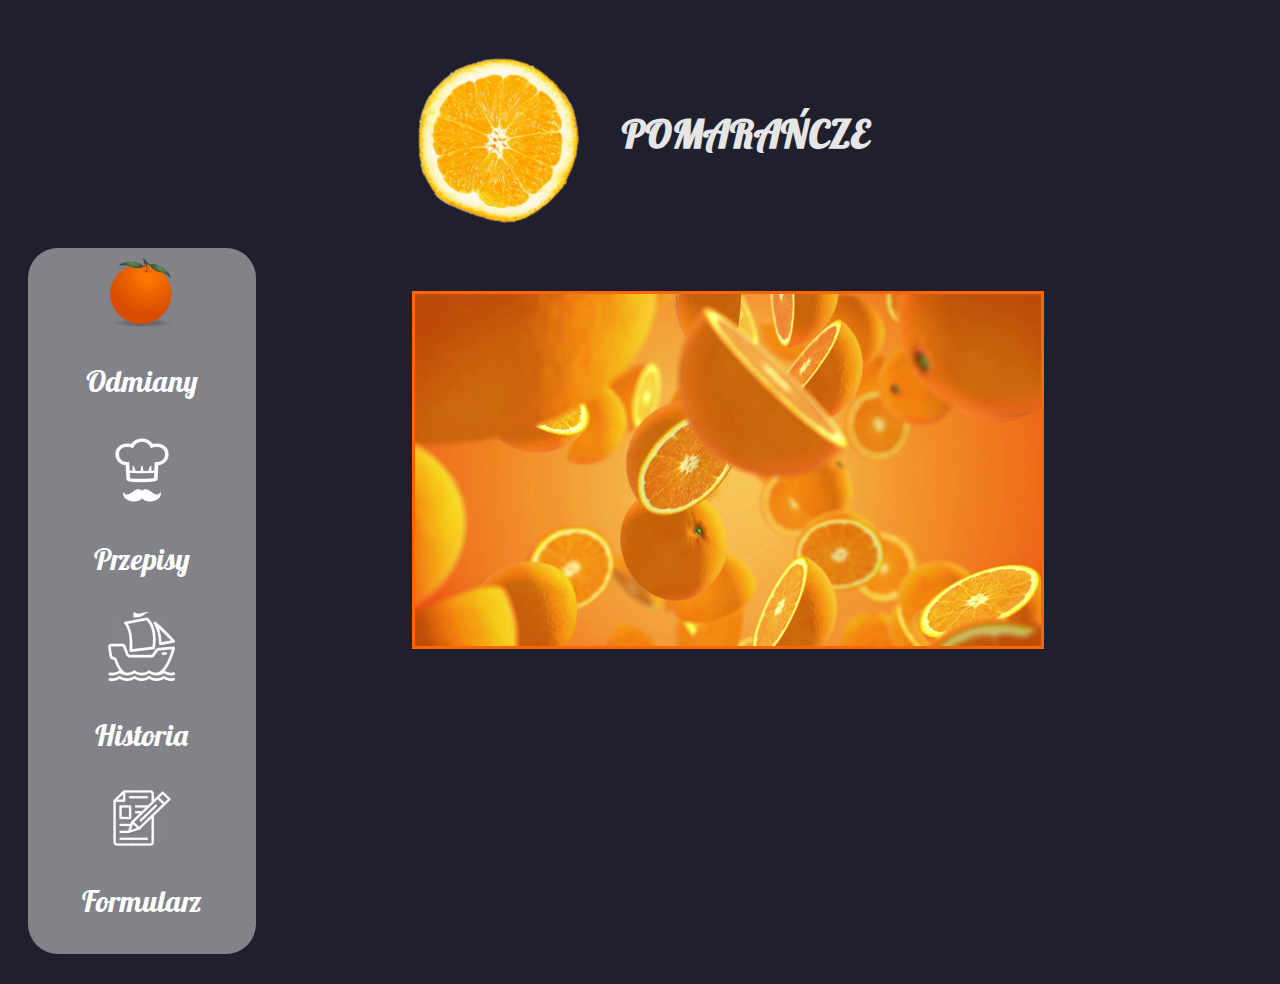
<file: index.html>
<!DOCTYPE HTML>
<html lang="pl">
<head>
	<title>Pomarańcze</title>
<meta charset="utf-8" />
<meta name="viewport" content="width=device-width, initial-scale=1.0">
<link rel="stylesheet" href="CSS/style.css" type="text/css"/>
<link href="https://fonts.googleapis.com/css?family=Dancing+Script" rel="stylesheet"> 
<link href="https://fonts.googleapis.com/css?family=Lobster" rel="stylesheet">
<link href="https://fonts.googleapis.com/css?family=Quicksand" rel="stylesheet">
<script src="http://ajax.googleapis.com/ajax/libs/jquery/1.8.3/jquery.min.js"></script>
<script src="js/responsiveslides.min.js"></script>

</head>

<body>
<div class="container">
<header>
<div id="top">
<img src="foto/pomarancza.png" alt="error img"><a href="index.html"><h3>POMARAŃCZE</h3></a>
</div>
</header>
<nav>
	<div id="nav">
<img src="foto/ikonka.png" alt=""><a href="odmiany.html">Odmiany</a>
	<img src="foto/ikon.png" alt=""><a href="przepisy.html">Przepisy</a>
		<img src="foto/icon.png" alt=""><a href="historia.html">Historia</a>
		<img src="foto/formicon.png" alt=""><a href="formularz.html">Formularz</a>
	</div>
</nav>

<main>

	<div id="slider">
	<ul class="rslides">
            <li><img src="foto/1.jpg" alt=""></li>
            <li><img src="foto/2.jpg" alt=""></li>
            <li><img src="foto/3.jpg" alt=""></li>
            <li><img src="foto/4.jpg" alt=""></li>
            <li><img src="foto/5.jpg" alt=""></li>
            <li><img src="foto/6.jpg" alt=""></li>
            <li><img src="foto/7.jpg" alt=""></li>
            <li><img src="foto/8.jpg" alt=""></li>
            <li><img src="foto/9.jpg" alt=""></li>
            <li><img src="foto/10.jpg" alt=""></li>
            <li><img src="foto/11.jpg" alt=""></li>
        </ul> 
        	<script>
  $(function() {
    $(".rslides").responsiveSlides();
  });
  $(".rslides").responsiveSlides({
  auto: true,             // Boolean: Animate automatically, true or false
  speed: 1100,            // Integer: Speed of the transition, in milliseconds
  timeout: 15000,          // Integer: Time between slide transitions, in milliseconds
  pager: false,           // Boolean: Show pager, true or false
  nav: false,             // Boolean: Show navigation, true or false
  random: true,          // Boolean: Randomize the order of the slides, true or false
  pause: false,           // Boolean: Pause on hover, true or false
  pauseControls: true,    // Boolean: Pause when hovering controls, true or false
  //prevText: "Wstecz",   // String: Text for the "previous" button
 // nextText: "Dalej",       // String: Text for the "next" button
  //maxwidth: "",           // Integer: Max-width of the slideshow, in pixels
 // navContainer: "",       // Selector: Where controls should be appended to, default is after the 'ul'
 // manualControls: "",     // Selector: Declare custom pager navigation
  //namespace: "rslides",   // String: Change the default namespace used
  before: function(){},   // Function: Before callback
  after: function(){}     // Function: After callback
});
</script>
    </div>
</main>
<!-- nie miałam co umieścić w stopce, nie była mi potrzebna w związku z czym nie występuje w projekcie-->
</div>
</body>
</html>
</file>
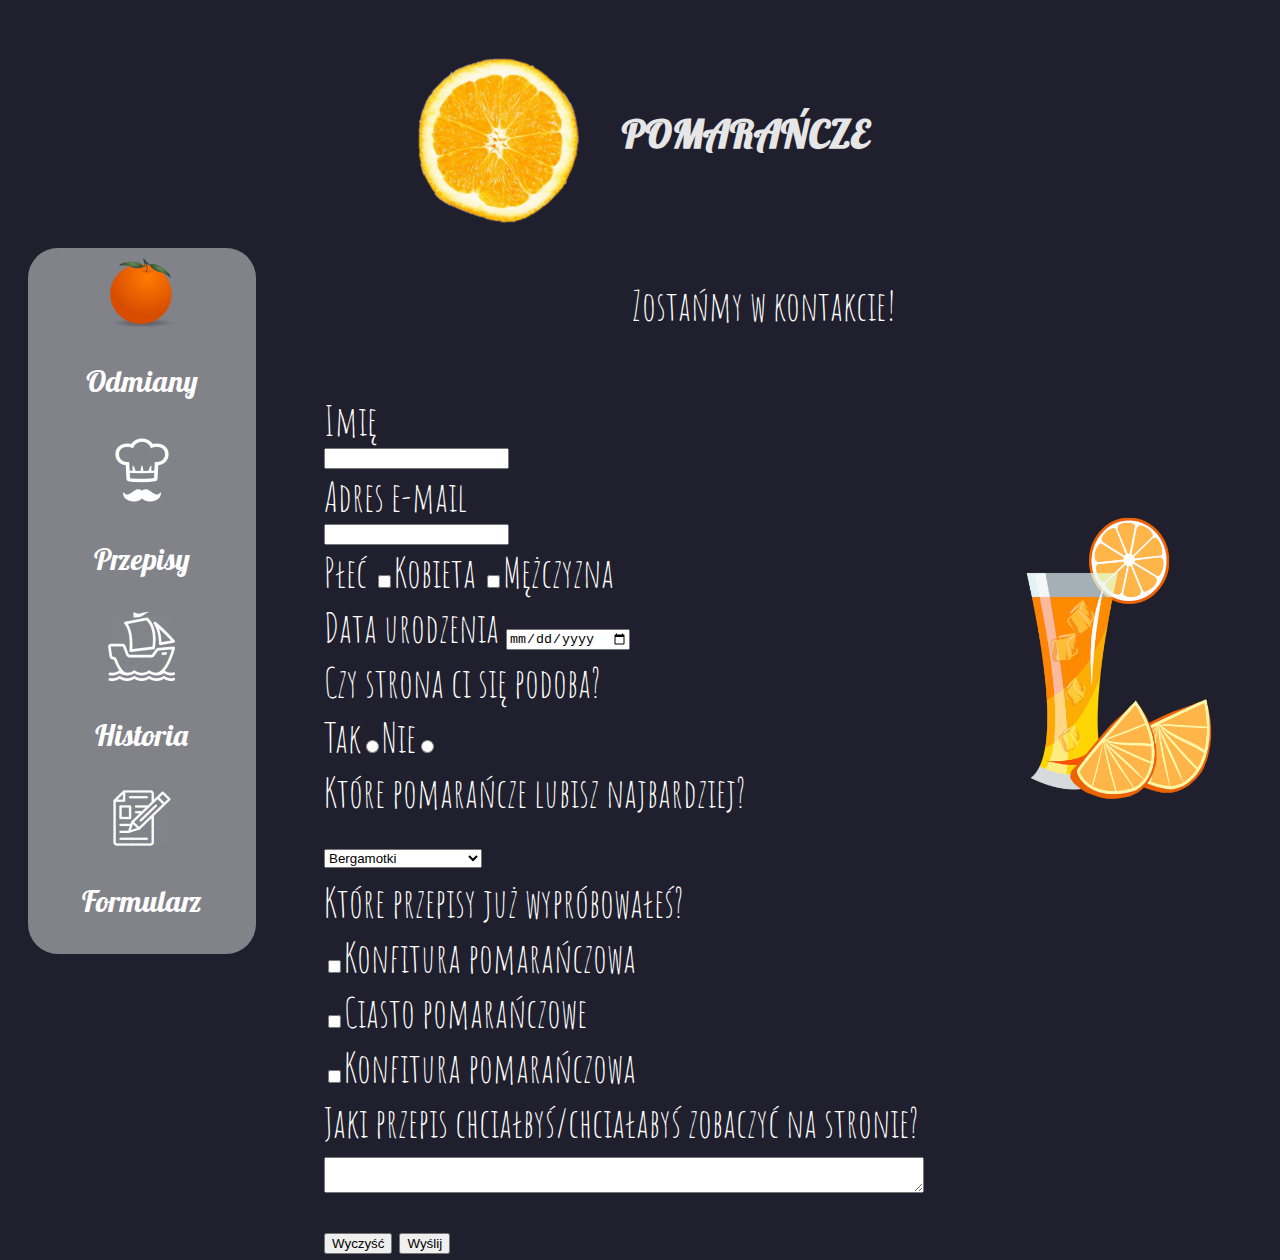
<file: formularz.html>
<!DOCTYPE HTML>
<html lang="pl">
<head>
	<title>Pomarańcze</title>
<meta charset="utf-8" />
<meta name="viewport" content="width=device-width, initial-scale=1.0">
<link rel="stylesheet" href="CSS/style.css" type="text/css"/>
<link href="https://fonts.googleapis.com/css?family=Dancing+Script" rel="stylesheet"> 
<link href="https://fonts.googleapis.com/css?family=Lobster" rel="stylesheet"> 
<link href="https://fonts.googleapis.com/css?family=Quicksand" rel="stylesheet"> 
<link href="https://fonts.googleapis.com/css?family=Amatic+SC" rel="stylesheet"> 
<script src="http://ajax.googleapis.com/ajax/libs/jquery/1.8.3/jquery.min.js"></script>
<script src="js/responsiveslides.min.js"></script>
<script src="js/lstorage.js" async></script>

</head>

<body>
<div class="container">
<header>
<div id="top">
<img src="foto/pomarancza.png" alt=""><a href="index.html"><h3>POMARAŃCZE</h3></a>
</div>
</header>
<nav>
	<div id="nav">
<img src="foto/ikonka.png" alt=""><a href="odmiany.html">Odmiany</a>
	<img src="foto/ikon.png" alt=""><a href="przepisy.html">Przepisy</a>
		<img src="foto/icon.png" alt=""><a href="historia.html">Historia</a>
		<img src="foto/formicon.png" alt=""><a href="formularz.html">Formularz</a>
	</div>
</nav>

<main>
						<p>Zostańmy w kontakcie!</p>
			<div id="form">
						<form action="#" method="post">
							<img src="foto/oform.png" alt="">
							<label for="imie">Imię<input type="text" required="required" id="imie"></label>
							<label for="email">Adres e-mail<input type="email" required="required" id="email"></label>
							<div><label>Płeć</label>
							<input type="checkbox"/>Kobieta <input type="checkbox"/>Mężczyzna</div>
							<label for="data">Data urodzenia</label>
					  		<input type="date" id="data" /><br>
					  		<label>Czy strona ci się podoba?</label><br>
					  			Tak<input type="radio"/>Nie<input type="radio"/>
							<div><label>Które pomarańcze lubisz najbardziej?</label><br>
								<select name="pomarancze">
									<option>Bergamotki</option>
									<option>Pomarańcze chińskie</option>
									<option>Pomarańcze gorzkie</option>
									<option>Limeta</option>
									<option>Pomarańcze olbrzymie</option>
								</select></div>
							<div><label>Które przepisy już wypróbowałeś?</label><br>
								<input type="checkbox"/>Konfitura pomarańczowa<br>
								<input type="checkbox"/>Ciasto pomarańczowe<br>
								<input type="checkbox"/>Konfitura pomarańczowa<br></div>
							<div><label>Jaki przepis chciałbyś/chciałabyś zobaczyć na stronie?<textarea id="jakiprzepis"></textarea></label></div>
							<input type="reset" value="Wyczyść"/>
							<button name="Wyślij" onclick="save()">Wyślij</button>
						</form>
</div>
</main>
<!-- nie miałam co umieścić w stopce, nie była mi potrzebna w związku z czym nie występuje w projekcie-->
</div>
</body>
</html>
</file>
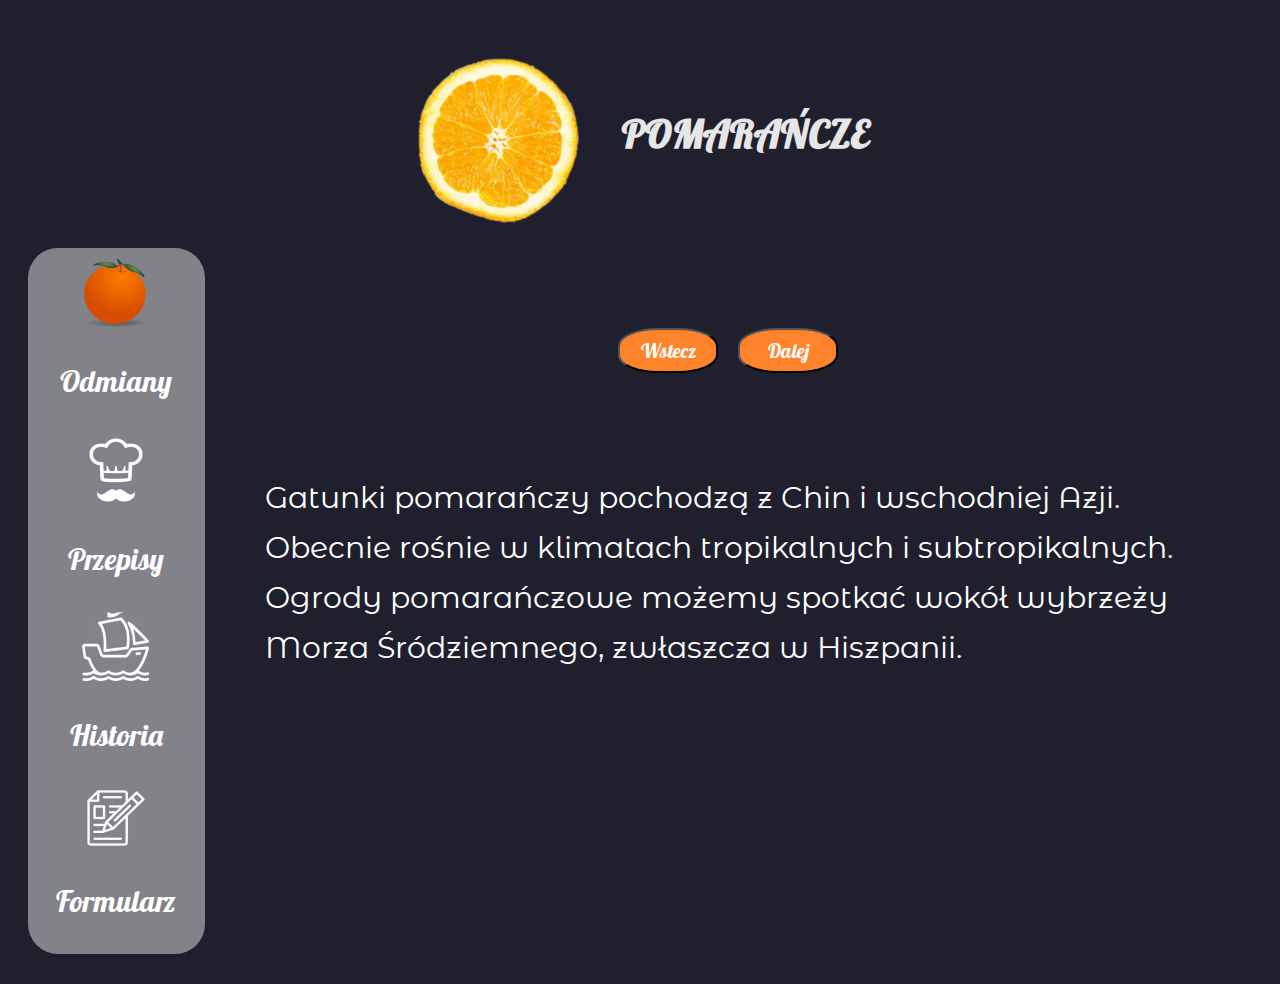
<file: historia.html>
<!DOCTYPE HTML>
<html lang="pl">
<head>
	<title>Pomarańcze</title>
<meta charset="utf-8" />
<meta name="viewport" content="width=device-width, initial-scale=1.0">
<link rel="stylesheet" href="CSS/style.css" type="text/css"/>
<link rel="stylesheet" href="CSS/historia.css" type="text/css"/>
<link href="https://fonts.googleapis.com/css?family=Lobster" rel="stylesheet"> 
<link href="https://fonts.googleapis.com/css?family=Montserrat+Alternates:300i" rel="stylesheet">
<script src="js/scripthistoria2.js" async></script>
</head>

<body>
<div class="container">
<header>
<div id="top">
<img src="foto/pomarancza.png" alt=""><a href="index.html"><h3>POMARAŃCZE</h3></a>
</div>
</header>
<nav>
	<div id="navhistoria">
<img src="foto/ikonka.png" alt=""><a href="odmiany.html">Odmiany</a>
			<img src="foto/ikon.png" alt=""><a href="przepisy.html">Przepisy</a>
			<img src="foto/icon.png" alt=""><a href="historia.html">Historia</a>
			<img src="foto/formicon.png" alt=""><a href="formularz.html">Formularz</a>
	</div>
</nav>

<main>
	 <div id="bar"> 
                    <input type="button" class="button" value="Wstecz" onclick="ZmienSlajd(-1)">
                    <input type="button" class="button" value="Dalej" onclick="ZmienSlajd(1)">
     </div>

<div id="slajdy">

        <ul>
                    	<li>Gatunki pomarańczy pochodzą z Chin i wschodniej Azji. Obecnie rośnie w klimatach tropikalnych i subtropikalnych. Ogrody pomarańczowe możemy spotkać wokół wybrzeży Morza Śródziemnego, zwłaszcza w Hiszpanii. 
                        </li>

                        <li>
                             Na drugim miejscu są Stany Zjednoczone - szczególnie Kalifornia i Floryda, oraz Chiny. Słodka pomarańcza nie występuje w naturze. Uważa się, że po praz pierwszy wyhodowano ją w południowych Chinach i północno-wschodnich Indiach. Na tych terenach były uprawiane już w 2500 r. pne.
                        </li>

                        <li>
                      Perskie pomarańcze, obecnie powszechnie uprawiane w południowej Europie, zostały sprowadzone do Włoch w XI w. Miały gorzki smak i były używane głownie w celach leczniczych.
                        </li>

               
                        <li>
                    	Włoscy kupcy przywieźli słodką pomarańczę do Europy około 1500 r. Po wprowadzeniu słodkiej pomarańczy szybko stała się bardzo popularnym owocem. Był to tak ceniony owoc, że zamożni Europejczycy zakładali zimowe ogrody (oranżerie) by w nich uprawiać drzewka pomarańczowe.
                        </li>
                        <li>
              
                        Większość europejskich nazw wywodzi się z języka portugalskiego, ponieważ to właśnie w Portugalii powstawały najliczniejsze uprawy słodkiej pomarańczy. Portugalscy, hiszpańscy, arabscy i holenderscy żeglarze sadzili drzewa cytrusowe wzdłuż szlaków handlowych, aby zapobiec szkorbutowi. 
                        </li>

                        <li>
                            Podczas swojej drugiej podróży w 1493 roku, Krzysztof Kolumb zabrał z sobą nasiona pomarańczy. Zasiał je na Haiti i na Karaibach. Zostały one zasadzone na Florydzie w 1513 roku przez hiszpańskiego odkrywcę Juan Ponce de León, a do Kalifornii przywiezione zostały przez franciszkanów w XVIII wieku.
                        </li>

                        <li>
                      Hiszpanie przywieźli słodkie odmiany pomarańczy na teren Ameryce Południowej i Meksyku w połowie XVI w, a stamtąd Francuzi zawili je do Luizjany. To właśnie z Nowego Orleanu nasiona słodkiej pomarańczy zostały przewiezione około 1872 r na Florydę, gdzie powstały ogromne gaje pomarańczowe. W tych gajach szczepiono słodką pomarańczę na podkładkach z tradycyjnej gorzkiej pomarańczy.
                        </li>

                        <li>
                    Do Arizony pomarańcze przywieźli misjonarze między 1700 a 1710 r. Także misjonarze przywieźli pomarańcze do San Diego w 1769 roku. W 1841 roku wielki sad pomarańczowy został założony w miejscu, które jest teraz częścią Los Angeles. W 1781 r. chirurg i przyrodnik na statku Discovery przewiózł nasiona do Afryki Południowej.
                        </li>

                        <li>
                            Sadzonki, które urosły na statku podarował wodzom plemiennym na Hawajach w dniu przyjazdu w 1792 roku. Od tego czasu pomarańcze były powszechnie uprawiane na Hawajach, ale po przywleczeniu na te tereny muszki owocowej zaprzestano uprawy.
                        </li>
        </ul>

</div>
</main>
<!-- nie miałam co umieścić w stopce, nie była mi potrzebna w związku z czym nie występuje w projekcie-->
</div>
</body>
</html>
</file>
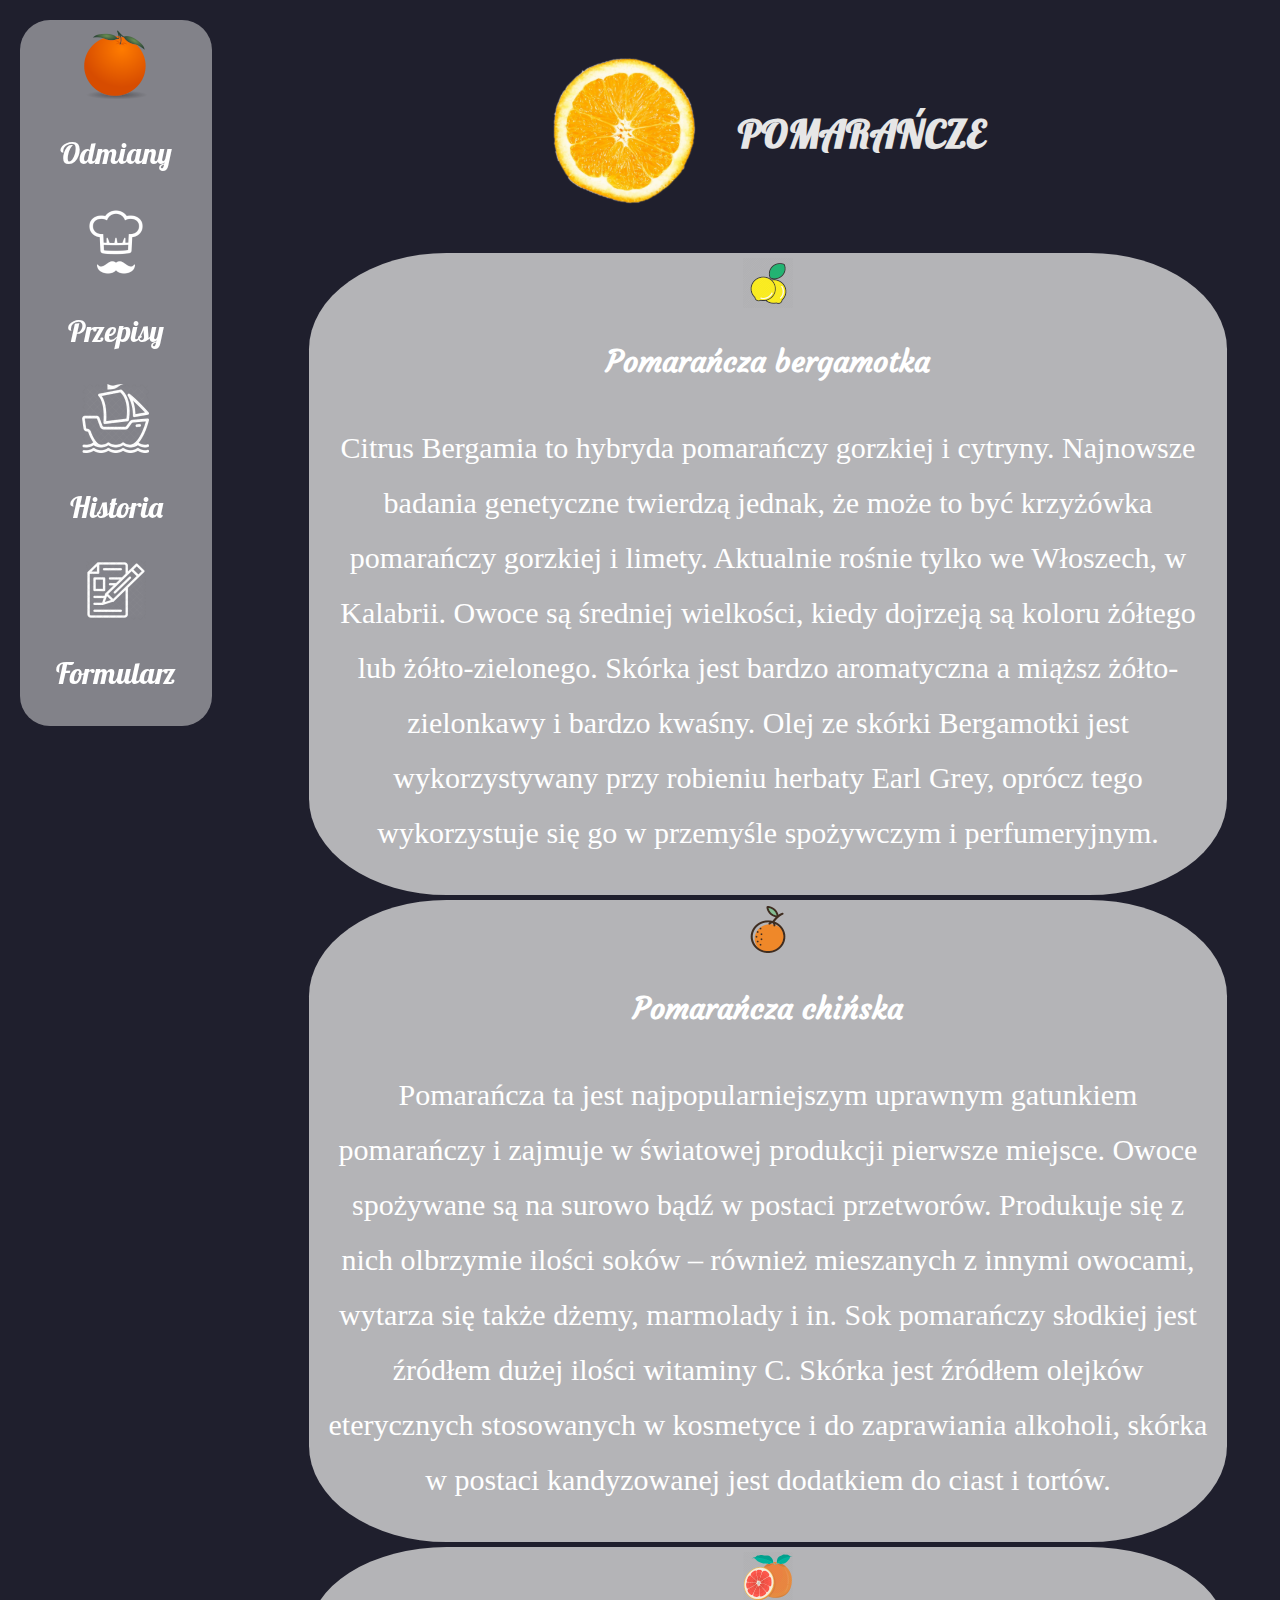
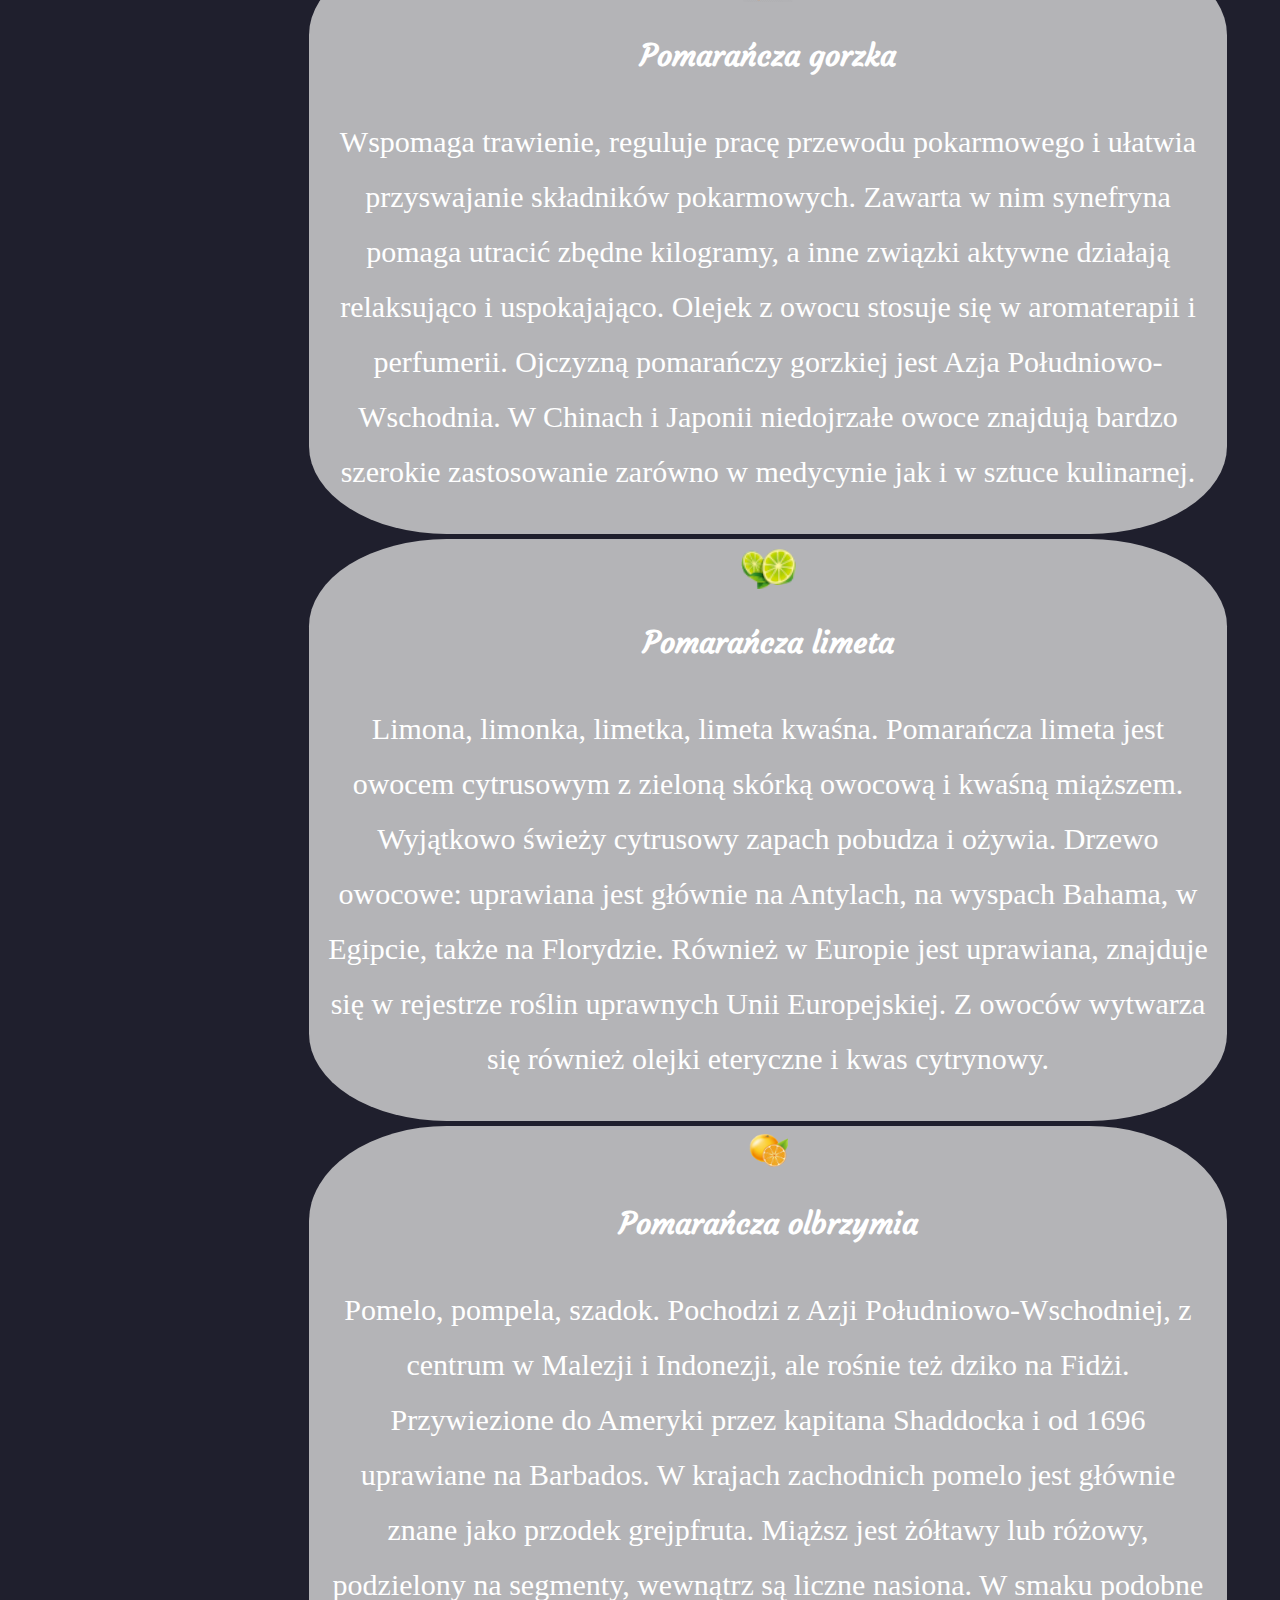
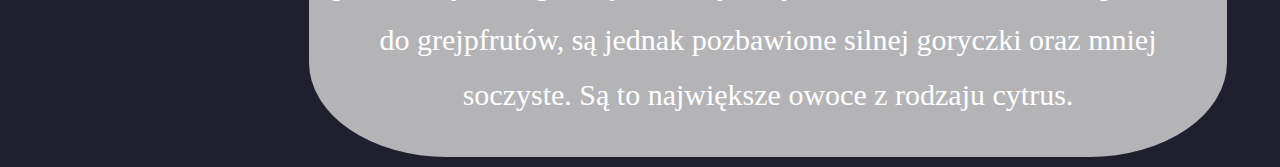
<file: odmiany.html>
<!DOCTYPE HTML>
<html lang="pl">
<head>
	<title>Pomarańcze</title>
<meta charset="utf-8" />
<meta name="viewport" content="width=device-width, initial-scale=1.0">
<link rel="stylesheet" href="CSS/style.css" type="text/css"/>
<link href="https://fonts.googleapis.com/css?family=Dancing+Script" rel="stylesheet"> 
<link href="https://fonts.googleapis.com/css?family=Lobster" rel="stylesheet"> 
<link href="https://fonts.googleapis.com/css?family=Quicksand" rel="stylesheet"> 
<link href="https://fonts.googleapis.com/css?family=Sacramento" rel="stylesheet">
<link href="https://fonts.googleapis.com/css?family=Marck+Script" rel="stylesheet">
<link href="https://fonts.googleapis.com/css?family=Parisienne" rel="stylesheet">
<link href="https://fonts.googleapis.com/css?family=Courgette" rel="stylesheet">

</head>

<body>
<div class="container">
<header>
<div id="topodmiany">
<img src="foto/pomarancza.png" alt=""><a href="index.html"><h3>POMARAŃCZE</h3></a>
</div>
</header>
			<nav>
				
				<div id="navodmiany">
			<img src="foto/ikonka.png" alt=""><a href="odmiany.html">Odmiany</a>
			<img src="foto/ikon.png" alt=""><a href="przepisy.html">Przepisy</a>
			<img src="foto/icon.png" alt=""><a href="historia.html">Historia</a>
			<img src="foto/formicon.png" alt=""><a href="formularz.html">Formularz</a>
				</div>
			
			</nav>
<main>
	<div id="text">
											<div id="odmianyA">
											<div id="A">
											<img src="foto/b1.png" alt="">
												<h2>Pomarańcza bergamotka</h2> 
												<p>Citrus Bergamia to hybryda pomarańczy gorzkiej i cytryny. Najnowsze badania genetyczne twierdzą jednak, że może to być krzyżówka pomarańczy gorzkiej i limety. Aktualnie rośnie tylko we Włoszech, w Kalabrii. Owoce są średniej wielkości, kiedy dojrzeją są koloru żółtego lub żółto-zielonego. Skórka jest bardzo aromatyczna a miąższ żółto-zielonkawy i bardzo kwaśny. Olej ze skórki Bergamotki jest wykorzystywany przy robieniu herbaty Earl Grey, oprócz tego wykorzystuje się go w przemyśle spożywczym i perfumeryjnym.</p>
											</div>
											<div id="B">
											<img src="foto/b2.png" alt="">
												<h2>Pomarańcza chińska</h2>
												<p>Pomarańcza ta jest najpopularniejszym uprawnym gatunkiem pomarańczy i zajmuje w światowej produkcji pierwsze miejsce. Owoce spożywane są na surowo bądź w postaci przetworów. Produkuje się z nich olbrzymie ilości soków – również mieszanych z innymi owocami, wytarza się także dżemy, marmolady i in. Sok pomarańczy słodkiej jest źródłem dużej ilości witaminy C. Skórka jest źródłem olejków eterycznych stosowanych w kosmetyce i do zaprawiania alkoholi, skórka w postaci kandyzowanej jest dodatkiem do ciast i tortów.</p>
											</div>
											<div id="C">
												<img src="foto/g1.png" alt="">
												<h2>Pomarańcza gorzka</h2>
												<p>Wspomaga trawienie, reguluje pracę przewodu pokarmowego i ułatwia przyswajanie składników pokarmowych. Zawarta w nim synefryna pomaga utracić zbędne kilogramy, a inne związki aktywne działają relaksująco i uspokajająco. Olejek z owocu stosuje się w aromaterapii i perfumerii. Ojczyzną pomarańczy gorzkiej jest Azja Południowo-Wschodnia. W Chinach i Japonii niedojrzałe owoce znajdują bardzo szerokie zastosowanie zarówno w medycynie jak i w sztuce kulinarnej.</p>
											</div>
								
						
											<div id="D">
												<img src="foto/l2.png" alt="">
												<h2>Pomarańcza limeta</h2>
												<p>Limona, limonka, limetka, limeta kwaśna. Pomarańcza limeta jest owocem cytrusowym z zieloną skórką
										owocową i kwaśną miąższem. Wyjątkowo świeży cytrusowy zapach
										pobudza i ożywia. Drzewo owocowe: uprawiana jest głównie na Antylach, na wyspach Bahama, w Egipcie, także na Florydzie. Również w Europie jest uprawiana, znajduje się w rejestrze roślin uprawnych Unii Europejskiej. Z owoców wytwarza się również olejki eteryczne i kwas cytrynowy.</p>
											</div>
											<div id="E">
												<img src="foto/pom2.png" alt="">
												<h2>Pomarańcza olbrzymia</h2>
												<p>Pomelo, pompela, szadok. Pochodzi z Azji Południowo-Wschodniej, z centrum w Malezji i Indonezji, ale rośnie też dziko na Fidżi. Przywiezione do Ameryki przez kapitana Shaddocka i od 1696 uprawiane na Barbados. W krajach zachodnich pomelo jest głównie znane jako przodek grejpfruta. Miąższ jest żółtawy lub różowy, podzielony na segmenty, wewnątrz są liczne nasiona. W smaku podobne do grejpfrutów, są jednak pozbawione silnej goryczki oraz mniej soczyste. Są to największe owoce z rodzaju cytrus.
												</p>
											</div>
										</div>
		</div>
			
</main>
<!-- nie miałam co umieścić w stopce, nie była mi potrzebna w związku z czym nie występuje w projekcie-->
</div>
</body>
</html>
</file>
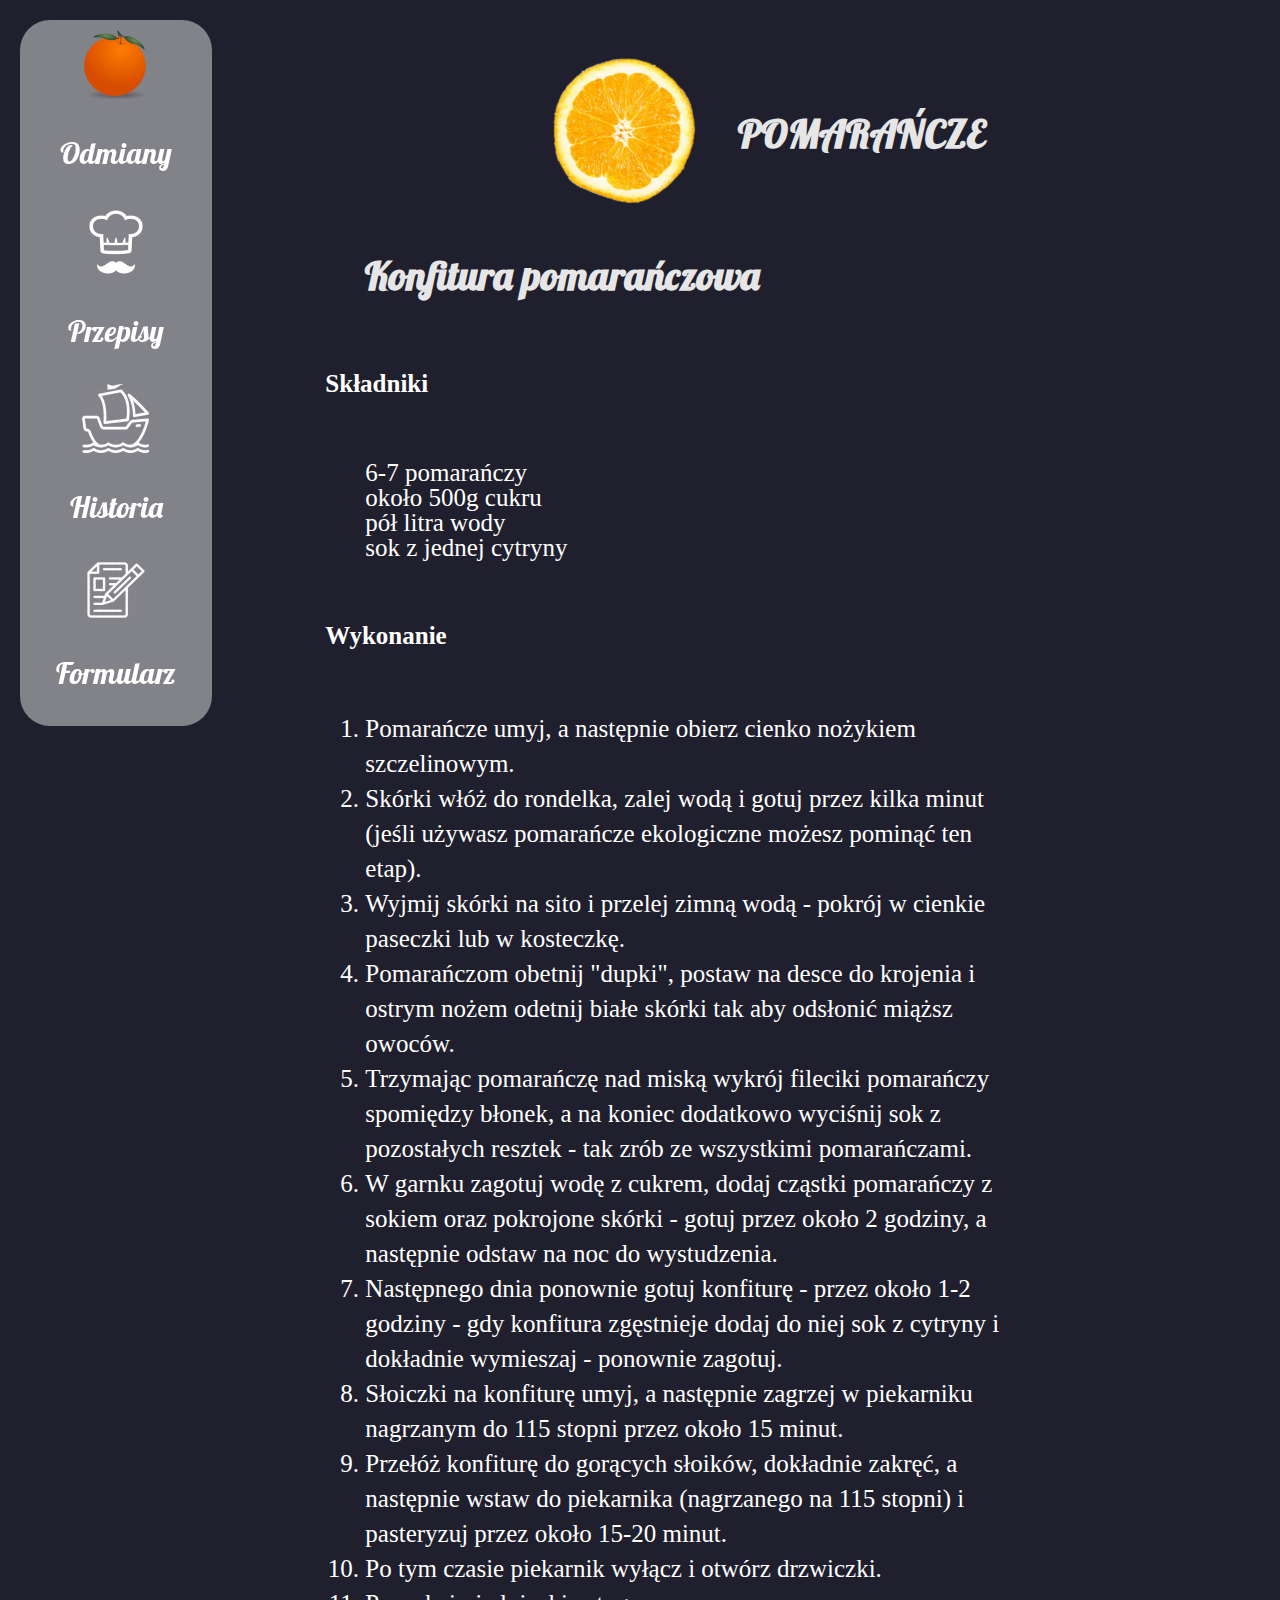
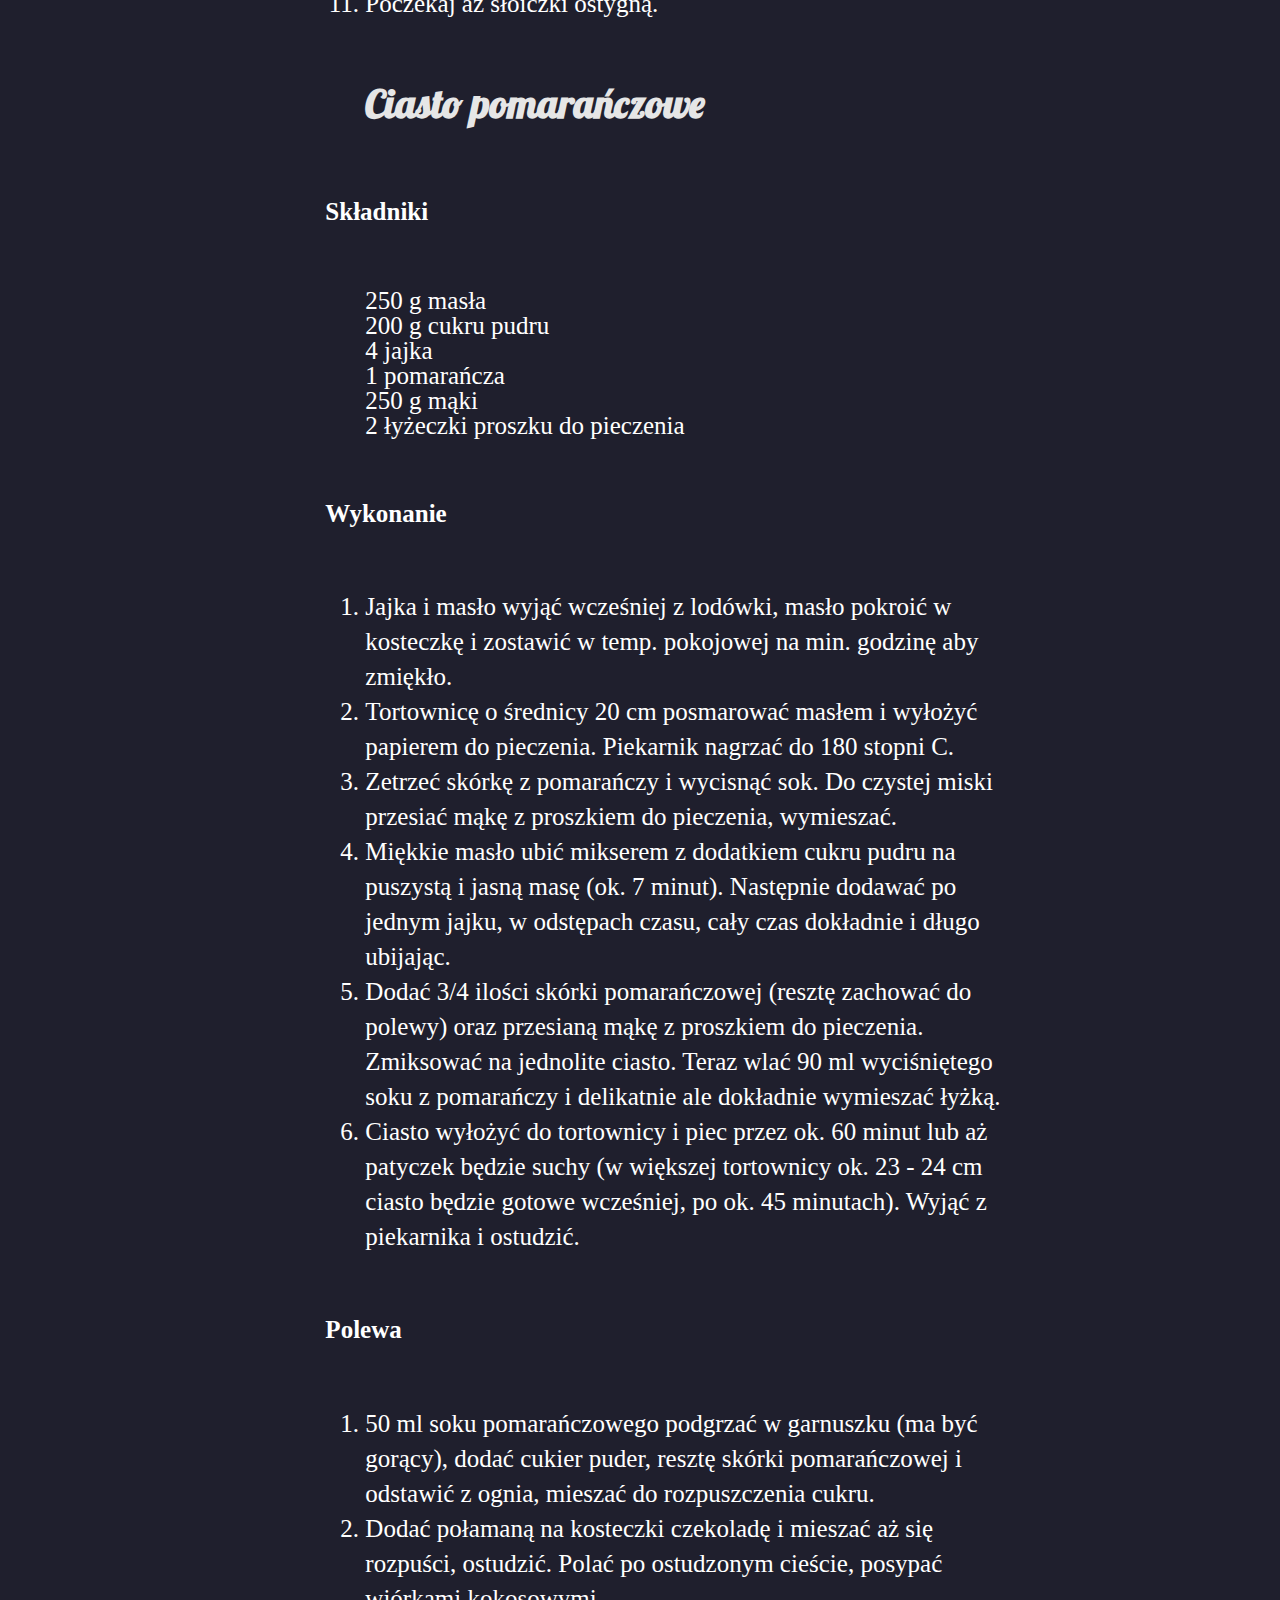
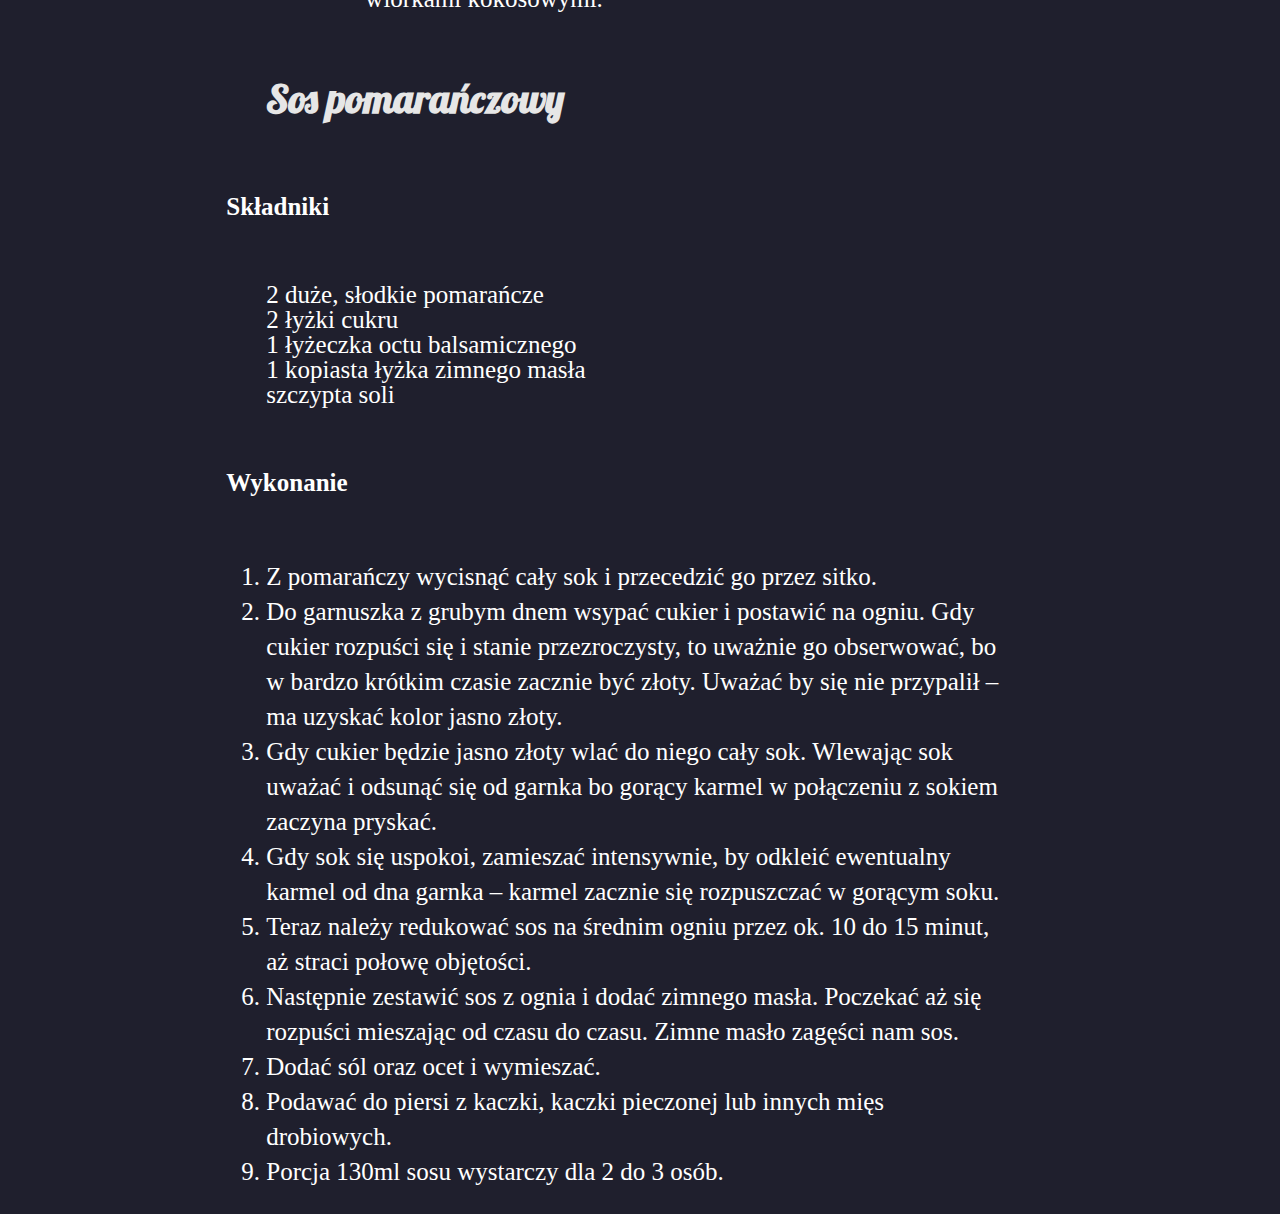
<file: przepisy.html>
<!DOCTYPE HTML>
<html lang="pl">
<head>
	<title>Pomarańcze</title>
<meta charset="utf-8" />
<meta name="viewport" content="width=device-width, initial-scale=1.0">
<link rel="stylesheet" href="CSS/style.css" type="text/css"/>
<link href="https://fonts.googleapis.com/css?family=Dancing+Script" rel="stylesheet"> 
<link href="https://fonts.googleapis.com/css?family=Lobster" rel="stylesheet"> 
<link href="https://fonts.googleapis.com/css?family=Quicksand" rel="stylesheet"> 
</head>

<body>
<div class="container">
<header>
<div id="topprzepisy">
<img src="foto/pomarancza.png" alt="" ><a href="index.html"><h3>POMARAŃCZE</h3></a>
</div>
</header>
<nav>
	<div id="navprzepisy">
<img src="foto/ikonka.png" alt=""><a href="odmiany.html">Odmiany</a>
			<img src="foto/ikon.png" alt=""><a href="przepisy.html">Przepisy</a>
			<img src="foto/icon.png" alt=""><a href="historia.html">Historia</a>
			<img src="foto/formicon.png" alt=""><a href="formularz.html">Formularz</a>
	</div>
</nav>

<main>
	<div id="recipes">
	<div id="przepis1">
     <h3>Konfitura pomarańczowa</h3>
		<h4>Składniki</h4>
		<ul>
			<li>6-7 pomarańczy</li>
			<li>około 500g cukru</li>
			<li>pół litra wody</li>
			<li>sok z jednej cytryny</li>
			
		</ul>
	
		
		<h4>Wykonanie</h4>
		<ol class="ordered">
			<li>Pomarańcze umyj, a następnie obierz cienko nożykiem szczelinowym.</li>
			<li>Skórki włóż do rondelka, zalej wodą i gotuj przez kilka minut (jeśli używasz pomarańcze ekologiczne możesz pominąć ten etap).</li>
			<li>Wyjmij skórki na sito i przelej zimną wodą - pokrój w cienkie paseczki lub w kosteczkę.</li>
			<li>Pomarańczom obetnij "dupki", postaw na desce do krojenia i ostrym nożem odetnij białe skórki tak aby odsłonić miąższ owoców.</li>
			<li>Trzymając pomarańczę nad miską wykrój fileciki pomarańczy spomiędzy błonek, a na koniec dodatkowo wyciśnij sok z pozostałych resztek - tak zrób ze wszystkimi pomarańczami.</li>
			<li>W garnku zagotuj wodę z cukrem, dodaj cząstki pomarańczy z sokiem oraz pokrojone skórki - gotuj przez około 2 godziny, a następnie odstaw na noc do wystudzenia.</li>
			<li>Następnego dnia ponownie gotuj konfiturę - przez około 1-2 godziny - gdy konfitura zgęstnieje dodaj do niej sok z cytryny i dokładnie wymieszaj - ponownie zagotuj.</li>
			<li>Słoiczki na konfiturę umyj, a następnie zagrzej w piekarniku nagrzanym do 115 stopni przez około 15 minut.</li>
			<li>Przełóż konfiturę do gorących słoików, dokładnie zakręć, a następnie wstaw do piekarnika (nagrzanego na 115 stopni) i pasteryzuj przez około 15-20 minut.</li>
			<li>Po tym czasie piekarnik wyłącz i otwórz drzwiczki.</li>
			<li>Poczekaj aż słoiczki ostygną.</li>
 		</ol> 
    </div>
   
           
          <div id="przepis2">
                      <h3>Ciasto pomarańczowe</h3>
 						<h4>Składniki</h4>
 								<ul>
						 				<li>250 g masła</li>
										<li>200 g cukru pudru</li>
										<li>4 jajka</li>
										<li>1 pomarańcza</li>
										<li>250 g mąki</li>
										<li>2 łyżeczki proszku do pieczenia</li>
								</ul>
		

						<h4>Wykonanie</h4>
		<ol class="ordered">
			<li>Jajka i masło wyjąć wcześniej z lodówki, masło pokroić w kosteczkę i zostawić w temp. pokojowej na min. godzinę aby zmiękło.</li>
			<li>Tortownicę o średnicy 20 cm posmarować masłem i wyłożyć papierem do pieczenia. Piekarnik nagrzać do 180 stopni C.</li>
			<li>Zetrzeć skórkę z pomarańczy i wycisnąć sok. Do czystej miski przesiać mąkę z proszkiem do pieczenia, wymieszać.</li>
			<li>Miękkie masło ubić mikserem z dodatkiem cukru pudru na puszystą i jasną masę (ok. 7 minut). Następnie dodawać po jednym jajku, w odstępach czasu, cały czas dokładnie i długo ubijając.</li>
			<li>Dodać 3/4 ilości skórki pomarańczowej (resztę zachować do polewy) oraz przesianą mąkę z proszkiem do pieczenia. Zmiksować na jednolite ciasto. Teraz wlać 90 ml wyciśniętego soku z pomarańczy i delikatnie ale dokładnie wymieszać łyżką.</li>
			<li>Ciasto wyłożyć do tortownicy i piec przez ok. 60 minut lub aż patyczek będzie suchy (w większej tortownicy ok. 23 - 24 cm ciasto będzie gotowe wcześniej, po ok. 45 minutach). Wyjąć z piekarnika i ostudzić.</li>
		</ol>
						<h4>Polewa</h4>
		<ol class="ordered">
			<li>50 ml soku pomarańczowego podgrzać w garnuszku (ma być gorący), dodać cukier puder, resztę skórki pomarańczowej i odstawić z ognia, mieszać do rozpuszczenia cukru.</li>
			<li>Dodać połamaną na kosteczki czekoladę i mieszać aż się rozpuści, ostudzić. Polać po ostudzonym cieście, posypać wiórkami kokosowymi.</li>
		</ol>
        </div> 
          
      <div id="przepis3">
     <h3>Sos pomarańczowy</h3>
		<h4>Składniki</h4>
		<ul>
			<li>2 duże, słodkie pomarańcze</li>
			<li>2 łyżki cukru</li>
			<li>1 łyżeczka octu balsamicznego</li>
			<li>1 kopiasta łyżka zimnego masła</li>
			<li>szczypta soli</li>
		</ul>
		
		
		
		<h4>Wykonanie</h4>
		<ol class="ordered">
			<li>Z pomarańczy wycisnąć cały sok i przecedzić go przez sitko.</li>
			<li>Do garnuszka z grubym dnem wsypać cukier i postawić na ogniu. Gdy cukier rozpuści się i stanie przezroczysty, to uważnie go obserwować, bo w bardzo krótkim czasie zacznie być złoty. Uważać by się nie przypalił – ma uzyskać kolor jasno złoty.</li>
			<li>Gdy cukier będzie jasno złoty wlać do niego cały sok. Wlewając sok uważać i odsunąć się od garnka bo gorący karmel w połączeniu z sokiem zaczyna pryskać.</li>
			<li>Gdy sok się uspokoi, zamieszać intensywnie, by odkleić ewentualny karmel od dna garnka – karmel zacznie się rozpuszczać w gorącym soku.</li>
			<li>Teraz należy redukować sos na średnim ogniu przez ok. 10 do 15 minut, aż straci połowę objętości.</li>
			<li>Następnie zestawić sos z ognia i dodać zimnego masła. Poczekać aż się rozpuści mieszając od czasu do czasu. Zimne masło zagęści nam sos.</li>
			<li>Dodać sól oraz ocet i wymieszać.</li>
			<li>Podawać do piersi z kaczki, kaczki pieczonej lub innych mięs drobiowych.</li>
			<li>Porcja 130ml sosu wystarczy dla 2 do 3 osób.</li>
 		</ol> 
    </div>

    </div>
 
	
</main>
<!-- nie miałam co umieścić w stopce, nie była mi potrzebna w związku z czym nie występuje w projekcie-->
</div>
</body>
</html>
</file>
<file: CSS/style.css>
*{
	box-sizing: border-box;
}

[class*="col-"] {
  float: left;
  padding: 15px;
}

.col-1 {width: 8.33%;}
.col-2 {width: 16.66%;}
.col-3 {width: 25%;}
.col-4 {width: 33.33%;}
.col-5 {width: 41.66%;}
.col-6 {width: 50%;}
.col-7 {width: 58.33%;}
.col-8 {width: 66.66%;}
.col-9 {width: 75%;}
.col-10 {width: 83.33%;}
.col-11 {width: 91.66%;}
.col-12 {width: 100%;}

body{background-color:hsl(240, 18%, 15%);}
.container 
{
	width: 100%;
	height: 100%;
	position: relative;
	background-color: hsl(240, 18%, 15%);
	box-sizing: border-box;
}

/*nagłówek pomarańcze*/
#top, #topodmiany, #topprzepisy
{
	background-color:hsl(240, 18%, 15%);
	display: flex;
	justify-content: center;
}

#top a, #topodmiany a, #topprzepisy a{text-decoration: none;}

#top h3:hover, #topodmiany h3:hover, #topprzepisy h3:hover{color: rgb(255, 153, 51);}

#top img, #topodmiany img, #topprzepisy img{padding-top: 50px;}

h3
{
	font-size: 40px;
	font-family: 'Lobster';
	margin-top: 30px;
	padding-top: 120px;
	padding-left: 40px;
	color:hsl(0, 0%, 90%) ;
}

/*Nawigacja*/
#nav, #navodmiany, #navprzepisy
{
	border-radius: 30px;
	background-color:rgb(230, 230, 230, 50%); 
	width: 14%;
	float: left;
	margin-left: 20px;
	margin-top: 20px;
	margin-bottom: 30px;
	display: flex;
	flex-direction: column;
	justify-content: center;
	align-items: center;
	line-height: 106px;
	padding-top: 10px;
	position: static;
}

#nav a, #navodmiany a, #navprzepisy a
{
	font-size: 30px;
	color: white;
	font-family: 'Lobster';
	text-decoration: none;
}

#nav a:hover, #navodmiany a:hover, #navprzepisy a:hover
{
	color: rgb(255, 153, 51);

}

/*ODMIANY*/
h2
{
	font-family: 'Courgette';
	font-size: 30px;
}

#text
{
	width: 80%;
	margin-top: 20px;
	display: flex;
	justify-content: center;
}

#odmianyA
{
	width: 100%;
	color: white;
	/*font-family: 'Marck Script';*/
	display: flex;
	justify-content: center;
	padding-right: 5px;
	font-size: 20px;
	margin-left: 80px;
}

#A,#B,#C,#D,#E
{
	background-color:rgb(217, 217, 217, 80%) ;
	border-radius: 15%;
	text-align: center;
	padding-right: 13px;
	padding-left: 13px;
	margin-right: 15px;
	margin-left: 15px;
}

#odmianyA p,  h2
{
	text-align: center;
	padding: 5px 5px;
	font-size: 30px;
}

/*PRZEPISY*/ 

#recipes
{
	width: 80%;
	color: white;
	padding:10px;
}

ul li
{
	line-height: 25px;
	text-decoration: none;
	list-style-type: none;
}

#przepis1, #przepis2, #przepis3
{
	float: right;
	width: 24%;
	margin-left: 15px;
	padding-left: 10px;
}

/*FORMULARZ*/

#form
{
	
	width: 80%;
	margin-left: 250px;
	display: flex;
	justify-content: center;
	/*background-color: rgb(500, 122, 0, 60%);*/
	font-size: 40px;
	font-family:'Amatic SC';
	padding: 10px 10px;
	color:white;
	line-height: 55px;
	/*border: solid;*/
}

#form textarea{width: 600px;}

main p

{
	font-size: 40px;
	font-family:'Amatic SC';
	padding: 10px 10px;
	color:white;
	line-height: 55px;
	display: flex;
	justify-content: center;
}

#form img

{
	float:right;
	padding-top: 10%;
}

#imie, #email{display: block;}

.ordered li{list-style-type: decimal;}

/* stylowanie slidera zdjęć strony głównej*/
#slider
{
	width: 50%;
	height: 60%;
	float: right;
	margin-right: 18%;
	margin-bottom: 5%;
	margin-top: 5%;
	border-style: solid;
	border-color:rgb(255, 102, 0) ;
}

.rslides {
  position: relative;
  list-style: none;
  overflow: hidden;
  width: 100%;
  padding: 0;
  margin: 0;
  }

.rslides li {
  /*-webkit-backface-visibility: hidden;*/
  position: absolute;
  display: none;
  width: 100%;
  left: 0;
  top: 0;
  }

.rslides li:first-child {
  position: relative;
  display: block;
  float: left;
  }

.rslides img {
  display: block;
  height: auto;
  float: left;
  width: 100%;
  border: 0;
  }

/*RWD strony głównej i podstron z wyjątkiem podstrony historia*/

@media screen and (max-width: 1400px) and (min-width: 751px)

{

#topodmiany, #topprzepisy{margin-left: 20%;}

#nav{min-width: 18%;}

#navodmiany, #navprzepisy
{
	position: fixed;
	top: 0;
	left: 0;
	width: 15%;
	
}

#text
{
	width: 75%;
	display: flex;
	float: right;
	margin-right: 30px;
}

#odmianyA
{
	
	margin-left:0px;
	margin-right: 0px;
	padding: 0px;
	margin-top: 10px;
	padding-top: 10px;
	margin-bottom: 10px;
	display: flex;
	flex-direction: column;
}

#A,#B,#C,#D,#E
{
	padding-top: 5px;
	margin-top: 5px;
}

#przepis1, #przepis2 
{
	margin-left: 180px;
	width: 70%;
	display: flex;
	flex-direction: column;
	line-height: 35px;
}

#przepis3
{
	width: 80%;
	margin-left: 180px;
	display: flex;
	flex-direction: column;
	line-height: 35px;
}

#przepis1, #przepis2, #przepis3{font-size: 25px;}

#recipes h3{padding-top: 10px;}

#topodmiany img, #topprzepisy img
{
	max-width: 200px;
	max-height: 200px;
}

#topodmiany h3, #top h3, #topprzepisy h3{padding-top: 70px;}

#top img
{
	max-width: 220px;
	max-height: 220px;
}

#form
{
	width: 75%;
	float: right;
	margin:0;
	padding:0;
	margin-left: 5px;
	margin-top: 10px;
}

#form img
{
	max-height: 500px;
	max-width: 600px;
}

#form textarea{width: 600px;}

/*dodatkowa możliwość zmiany stylu*/
/*
main p 
{
	font-size: 40px;
	font-family:'Amatic SC';
	padding: 10px 10px;
	color:white;
	line-height: 55px;
	display: flex;
	justify-content: center;
}*/

}

@media screen and (max-width: 750px) and (min-width: 651px)
{

#navprzepisy img{max-width:  20px;}

#navprzepisy a{font-size: 25px;}

#navprzepisy {
	display: flex;
	flex-direction: row;
	position: sticky;
	top: 0;
	align-self: flex-start;
	width: 100%;
	margin: 0;
	margin-left: 0px;
	margin-top: 10px;
	padding: 0;
	padding-top: 10px;
	justify-content: space-around;
}

#nav
{
	width: 100%;
	margin: 0;
	margin-left: 0px;
	margin-top: 10px;
	padding: 0;
	padding-top: 20px;	
	display: flex;
	flex-direction: row;
	justify-content: space-around;
	background-color:rgb(230, 230, 230, 20%); 
}

#nav img
{
	max-height: 40px;
	max-width: 40px;
}

#navodmiany
{
	margin: 0;
	margin-top: 10px;
	margin-left: 10px;
	width: 19%;
	padding: 0;
	padding-top: 20px;
	position: fixed;
}

#slider 
{
	clear: both;
	width: 100%;
	margin-top: 10px;
	margin-bottom: 5px;
	margin-right: 0;
	margin-left: 0;
	padding: 0;
}
	
#top, #topodmiany 
{
	margin: 0;
	padding: 0;
	display: flex;
	justify-content: center;
	align-items: center;
}

#top img, #topodmiany img 
{	
	margin: 0;
	padding: 0;
	max-width: 40px;
	max-height: 40px;
}

#top h3, #topodmiany h3
{
	margin: 0;
	padding: 0;
	padding-left: 10px;	
}

#topprzepisy img
{
	max-width: 120px;
	max-height: 120px;
}

#topprzepisy h3
{
	margin: 0;
	margin-top: 60px;
	margin-bottom: 25px;
	padding: 0;
	padding-left: 10px;
}

#text
{
	width: 75%;
	display: flex;
	float: right;
}

#odmianyA
{
	width: 100%;
	margin:0px;
	padding: 0px;
	margin-top: 10px;
	padding-top: 10px;
	margin-bottom: 10px;
	display: flex;
	flex-direction: column;
}

#A,#B,#C,#D,#E
{
	padding-top: 5px;
	margin-top: 5px;
}

#przepis1, #przepis2, #przepis3
{
	width: 100%;
	display: flex;
	flex-direction: column;
	line-height: 35px;
}

#przepis1, #przepis2, #przepis3{font-size: 25px;}

#recipes h3{padding-top: 10px;}

#form
{
	clear: both;
	width: 100%;
	margin:0;
	padding:0;
	margin-top: 10px;
}

#form img
{
	max-height: 300px;
	max-width: 400px;
}

}

@media screen and (max-width: 650px) and (min-width: 501px)
{

#navprzepisy {
	display: flex;
	flex-direction: row;
	position: sticky;
	top: 0;
	align-self: flex-start;
	width: 100%;
	margin: 0;
	margin-left: 0px;
	margin-top: 10px;
	padding: 0;
	padding-top: 10px;
	justify-content: space-around;
}

#nav
{
	width: 100%;
	margin: 0;
	margin-left: 0px;
	margin-top: 10px;
	padding: 0;
	padding-top: 20px;
	display: flex;
	flex-direction: row;
	justify-content: space-around;
	background-color:rgb(230, 230, 230, 20%); 
}

#nav img
{
	max-height: 20px;
	max-width: 20px;
}

#nav a{font-size: 25px;}

#topprzepisy img
{
	max-width: 150px;
	max-height: 150px;
}
	
#navprzepisy img{max-width:  25px;}

#navprzepisy a{font-size: 25px;}


#navodmiany
{		
	width: 100%;
	margin: 0;
	margin-left: 0px;
	margin-top: 10px;
	padding: 0;
	padding-top: 20px;
	display: flex;	
}

#slider
{
	clear: both;
	width: 100%;
	margin-top: 10px;
	margin-bottom: 5px;
	margin-right: 0;
	margin-left: 0;
	padding: 0;
}
	
	
#top, #topodmiany 
{
	clear: both;
	margin: 0;
	padding: 0;
	display: flex;
	justify-content: center;
	align-items: center;
}

#top img, #topodmiany img 
{
	display: none;
	margin: 0;
	padding: 0;
}

#topprzepisy h3
{
	margin-top:1px;
	padding-top:70px;
	float: right;
}

#top h3, #topodmiany h3
{
	margin: 0;
	padding: 0;
}

#text{width: 100%;}

#odmianyA
{		
	width: 100%;
	margin:0px;
	padding: 0px;
	margin-top: 10px;
	padding-top: 10px;
	margin-bottom: 10px;
	display: flex;
	flex-direction: column;
}
	
#A,#B,#C,#D,#E
{
	padding-top: 5px;
	margin-top: 5px;
}
#przepis1, #przepis2, #przepis3
{
	width: 100%;
	display: flex;
	flex-direction: column;
	line-height: 35px;
}

#przepis1, #przepis2, #przepis3{font-size: 25px;}

#recipes h3{padding-top: 10px;}

#form
{	
	width: 100%;
	margin:0;
	padding:0;
	margin-top: 10px;
}

#form img{display:none;}

#form textarea{width: 250px;}

}

@media screen and (max-width: 500px) and (min-width: 301px)
{

#text{width: 100%;}

#navprzepisy 
{
		
	width: 100%;
	margin: 0;
	margin-left: 0px;
	margin-top: 10px;
	padding: 0;
	padding-top: 20px;
	justify-content: space-around;
}

#nav
{
	width: 100%;
	margin: 0;
	margin-left: 0px;
	margin-top: 10px;
	padding: 0;
	padding-top: 10px;
	display: flex;
	flex-direction: row;
	justify-content: space-around;
	background-color:rgb(230, 230, 230, 20%); 
}

#nav img{display: none;}

#nav a{font-size: 20px;}
	
#navprzepisy img{max-width:  35px;}

#navprzepisy a{font-size: 35px;}

#navodmiany
{
	clear: both;
	width: 100%;
	margin: 0;
	margin-left: 0px;
	margin-top: 10px;
	padding: 0;
	padding-top: 20px;
	display: flex;
	background-color:rgb(230, 230, 230, 20%); 	
}

#slider 
{
	clear: both;
	width: 100%;
	margin-top: 10px;
	margin-bottom: 5px;
	margin-right: 0;
	margin-left: 0;
	padding: 0;
}

#topprzepisy img{display: none;}
	
#top, #topodmiany 
{
	clear: both;
	margin: 0;
	padding: 0;
	display: flex;
	justify-content: center;
	align-items: center;
}

#top img, #topodmiany img
{
	display: none;
	margin: 0;
	padding: 0;
}

#top h3, #topodmiany h3, #topprzepisy h3
{
	margin: 0;
	padding: 0;	
}

#odmianyA
{
	clear:both;
	width: 100%;
	margin:0px;
	padding: 0px;
	margin-top: 10px;
	padding-top: 10px;
	margin-bottom: 10px;
	display: flex;
	flex-direction: column;
}

#A,#B,#C,#D,#E
{
	padding-top: 5px;
	margin-top: 5px;
}

#przepis1, #przepis2, #przepis3
{
	width: 100%;
	display: flex;
	flex-direction: column;
	line-height: 35px;
}

#przepis1, #przepis2, #przepis3
{
	font-size: 28px;
	flex-wrap: wrap;
}

#recipes h3
{
	margin: 0;
	padding: 0;
	padding-top: 10px;
}

#form
{
	clear: both;
	width: 100%;
	margin:0;
	padding:0;
	margin-top: 10px;
}

#form img{display:none;}

#form textarea{width: 200px;}

}

@media screen and (max-width: 300px)
{

#text{width: 100%;}

#navprzepisy
{		
	width: 100%;
	margin: 0;
	margin-left: 0px;
	margin-top: 10px;
	padding: 0;
	padding-top: 20px;
	justify-content: space-around;
}

#navprzepisy img{max-width:  40px;}

#navprzepisy a{font-size: 30px;}

#nav, #navodmiany {
	clear: both;
	width: 100%;
	margin: 0;
	padding: 0;
	margin-top: 10px;
	padding-top: 15px;
	display: flex;
	line-height: 80px;
	background-color:rgb(230, 230, 230, 20%); 
}
#slider {display: none;}
	
#topprzepisy img
{
	display: none;
}

#topprzepisy h3
{
	margin:0;
	padding:0;
	display: flex;
	justify-content: center;
}

#top , #topodmiany
{
	clear: both;
	margin: 0;
	padding: 0;
	display: flex;
	justify-content: center;
	align-items: center;
}

#top img , #topodmiany img{display: none;}

#top h3, #topodmiany h3
{
	margin: 0;
	padding: 0;
	font-size: 25px;	
}

#odmianyA
{
	clear:both;
	width: 100%;
	margin:0px;
	padding: 0px;
	margin-top: 10px;
	padding-top: 10px;
	margin-bottom: 10px;
	display: flex;
	flex-direction: column;
}

#A,#B,#C,#D,#E
{
	padding-top: 5px;
	margin-top: 5px;
}

#text p, h2{word-break: break-all;}

#form
{
	width: 100%;
	margin:0;
	padding:0;
	margin-top: 10px;
}

#form img{display:none;}

#form textarea{width: 120px;}

#recipes 
{
	width: 100%;
	display: flex;
	flex-direction: column;
	line-height: 35px;
}

#przepis1, #przepis2, #przepis3{font-size: 28px;}

#recipes h3
{
	margin: 0;
	padding: 0;
	display: flex;
	padding-top: 10px;
}
}
</file>
<file: CSS/historia.css>
/*pasek przycisków do przewijania slidera tekstu*/
#bar
{
	display: flex;
	justify-content: center;
	margin-top: 100px;
}

.button
{
	color: white ;
	background-color: #ff832b;
	font-family: 'Lobster';
	border-radius: 40%;
	padding: 5px 10px;
	text-align: center;
	font-size: 20px;
	width: 100px;
	height: 45px;
	margin-right: 20px;
}

/*nawigacja strony*/
#navhistoria
{
	border-radius: 30px;
	background-color:rgb(230, 230, 230, 50%); 
	min-width: 14%;
	float: left;
	margin-left: 20px;
	margin-top: 20px;
	margin-bottom: 30px;
	display: flex;
	flex-direction: column;
	justify-content: center;
	align-items: center;
	line-height: 106px;
	padding-top: 10px;
	position: static; 	
}

#navhistoria a
{
	font-size: 30px;
	color: white;
	font-family: 'Lobster';
	text-decoration: none;
}

#navhistoria a:hover{color: rgb(255, 153, 51);}

/*część główna strony // slider tekstu */
#slajdy
{
	width: 70%;
	display: flex;
	margin-top: 100px;
	margin-right: 50px;
}

#slajdy ul
{
	margin:0;
	list-style-type: none;
}

#slajdy ul li {
	position: absolute;
	color: white;
	font-family: 'Montserrat Alternates';
	font-size: 30px;
  	transition: opacity .5s ease-in-out;
  	line-height: 50px;
  	margin-right: 75px;
  	margin-left: 20px;
}

li + li { opacity: 0; }




@media screen and (max-width: 750px) and (min-width: 651px)
{

#navhistoria
{
	border-radius: 30px;
	background-color:rgb(230, 230, 230, 50%); 
	width: 100%;
	float: left;
	margin-left: 0;
	margin-top: 20px;
	display: flex;
	flex-direction: row;
	justify-content: space-around;
	align-items: center;
	line-height: 106px;
	padding-top: 10px;
}

#navhistoria img
{
	max-width: 40px;
	max-height: 40px;
}

#top img
{
	max-width: 50px;
	max-height: 50px;
}

#slajdy
{
	height: 20%;
	padding-top: 30px;
	margin-top: 0;
}

#bar
{
	width: 100%;
	display: flex;
	justify-content: center;
	margin-top: 250px;
}
}

@media screen and (max-width: 650px) and (min-width: 550px)
{

#navhistoria
{
	border-radius: 30px;
	background-color:rgb(230, 230, 230, 50%); 
	width: 100%;
	float: left;
	margin-left: 0;
	margin-top: 20px;
	display: flex;
	flex-direction: row;
	justify-content: space-around;
	align-items: center;
	line-height: 106px;
	padding-top: 10px;
}

#navhistoria img
{
	max-width: 20px;
	max-height: 20px;
}

#top img
{
	max-width: 40px;
	max-height: 40px;
}

#slajdy
{
	padding-top: 50px;
	margin-top: 0;
}

#bar
{
	width: 100%;
	display: flex;
	justify-content: center;
	margin-top: 250px;
}
}

@media screen and (max-width: 551px) and (min-width: 410px)
{

	#navhistoria
{
	border-radius: 30px;
	background-color:rgb(230, 230, 230, 50%); 
	width: 100%;
	float: left;
	margin-left: 0;
	margin-top: 20px;
	display: flex;
	flex-direction: row;
	justify-content: space-around;
	align-items: center;
	line-height: 106px;
	padding-top: 10px;
}

#navhistoria a{font-size: 25px;}

#navhistoria img{display: none;}

#top img
{
	max-width: 40px;
	max-height: 40px;
}

#slajdy
{
	padding-top: 50px;
	margin-top: 0;
}

#bar
{
	width: 100%;
	display: flex;
	justify-content: center;
	margin-top: 180px;
}
}

@media screen and (max-width: 410px)
{

	#navhistoria
{
	border-radius: 30px;
	background-color:rgb(230, 230, 230, 50%); 
	width: 100%;
	float: left;
	margin-left: 0;
	margin-top: 15px;
	display: flex;
	flex-direction: row;
	justify-content: space-around;
	align-items: center;
	line-height: 70px;
	padding-top: 2px;
}

#navhistoria a{font-size: 20px;}

#navhistoria img{display: none;}

h3{font-size: 30px;}

#top img{display: none;}

#slajdy {margin-top: 20px;}

 #slajdy ul li
 {
 	font-size: 20px;
 	line-height: 30px;
 }

#bar
{
	display: flex;
	justify-content: center;
	margin-top: 120px;
	border-radius: 20%;
}

.button
{
	color: white ;
	background-color: #ff832b;
	font-family: 'Lobster';
	border-radius: 40%;
	padding: 5px 10px;
	text-align: center;
	font-size: 15px;
	width: 80px;
	height: 35px;
	margin-right: 20px;
}
}

@media screen and (max-width: 340px)
{

#navhistoria
{
	border-radius: 30px;
	background-color:rgb(230, 230, 230, 50%); 
	width: 100%;
	float: left;
	margin-left: 0;
	margin-top: 15px;
	display: flex;
	flex-direction: row;
	justify-content: space-around;
	align-items: center;
	line-height: 70px;
	padding-top: 2px;

}

#slajdy ul li
{
	font-size: 20px;
	line-height: 30px;
	margin-top: 0;
	padding-top: 0;
}

#navhistoria a{font-size: 15px;}

#navhistoria img{display: none;}

h3{font-size: 15px;}

#top img{display: none;}

}
</file>
